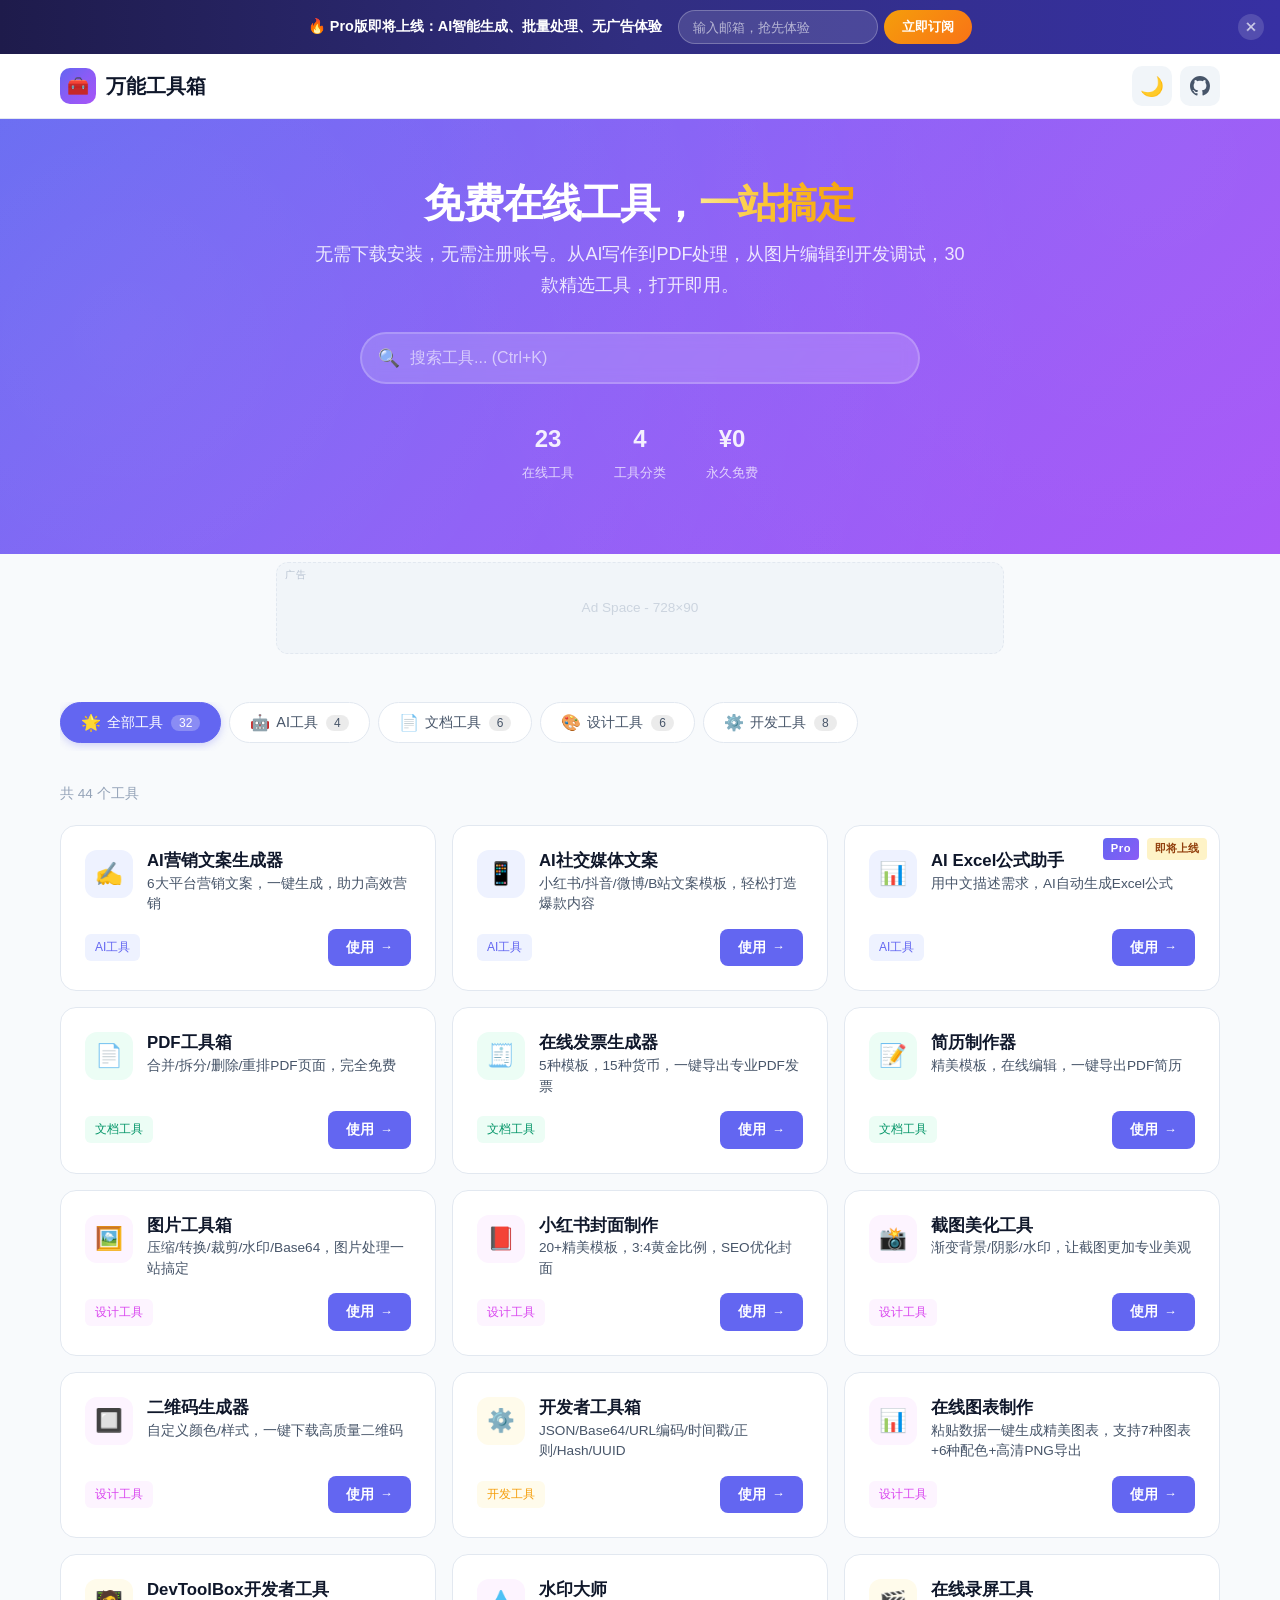
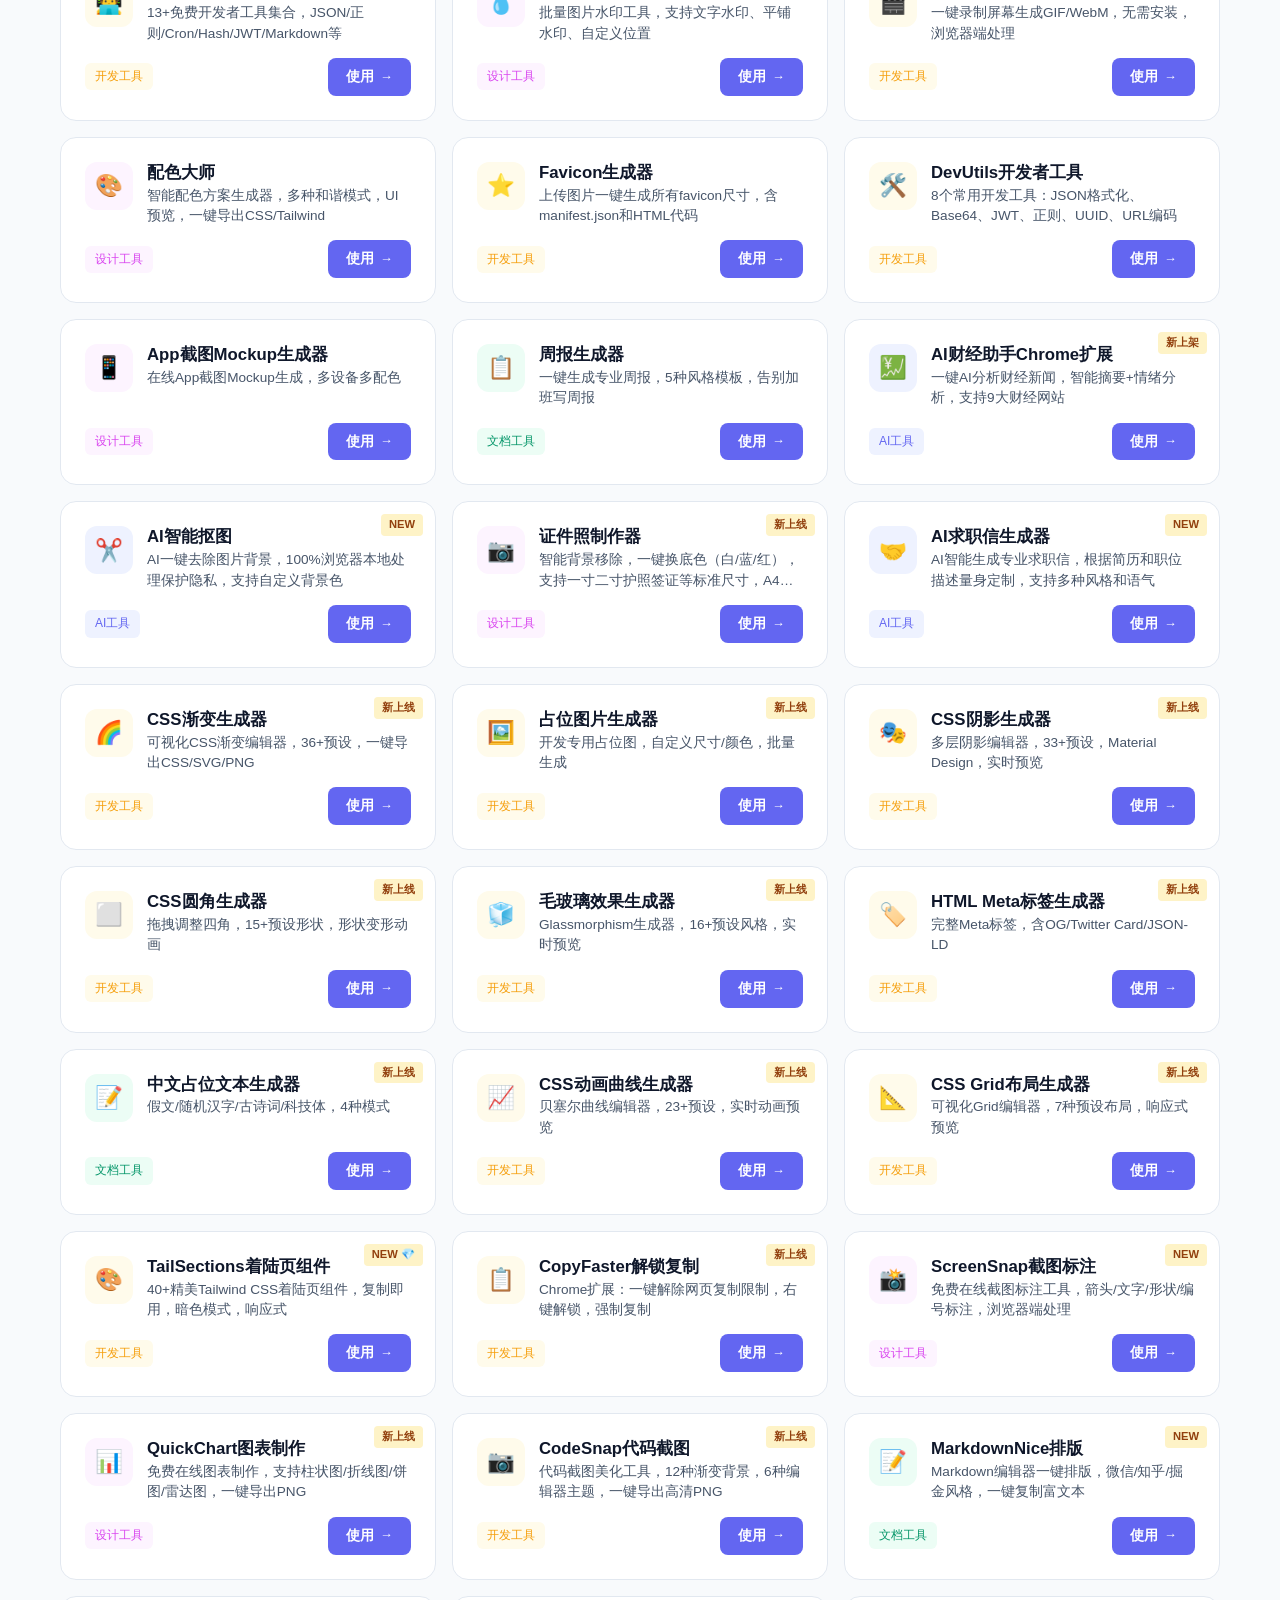
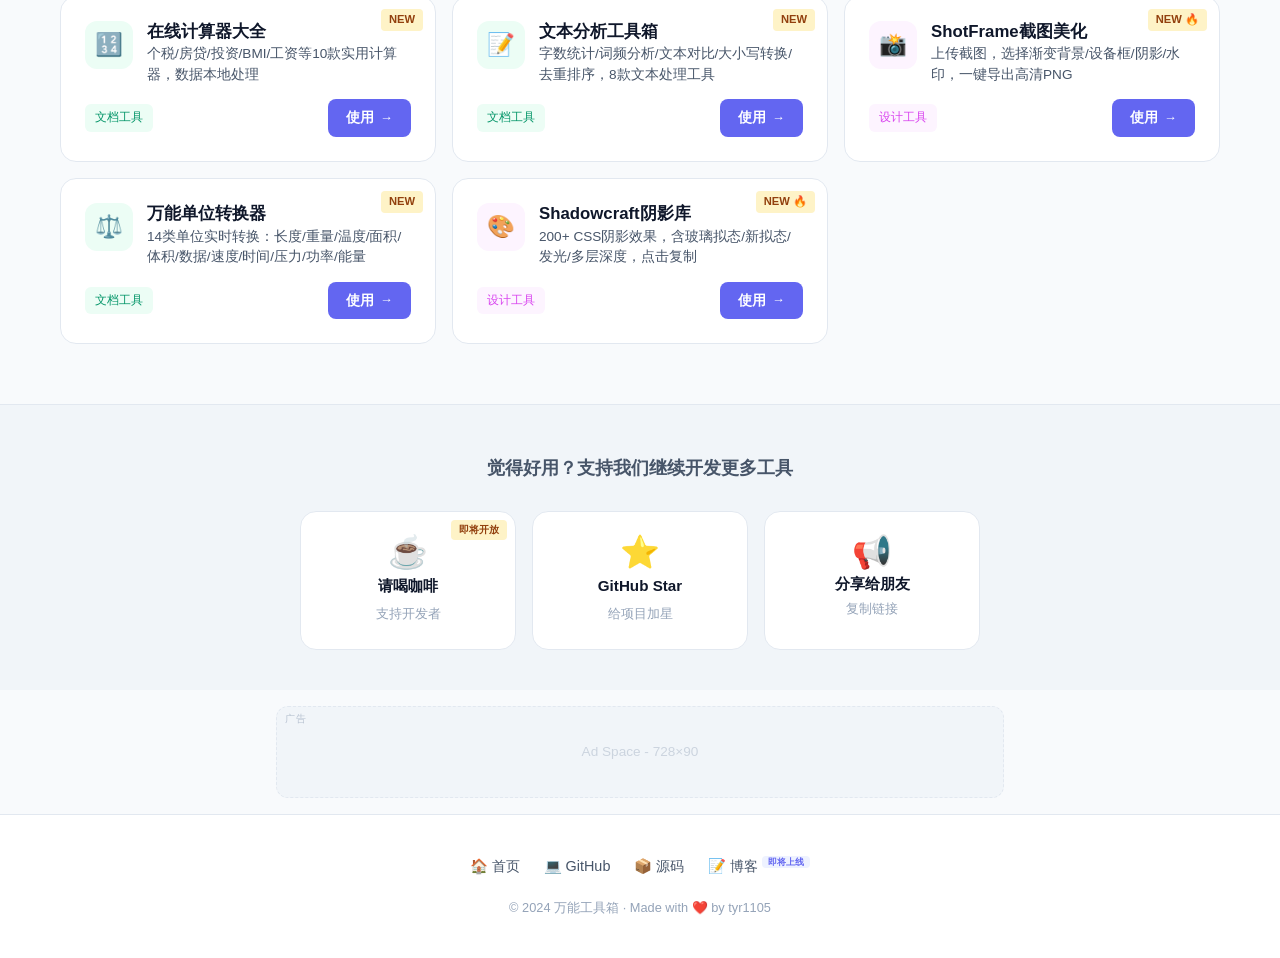
<file: index.html>
<!DOCTYPE html>
<html lang="zh-CN" data-theme="light">
<head>
<meta charset="UTF-8">
<meta name="viewport" content="width=device-width, initial-scale=1.0">
<meta http-equiv="X-UA-Compatible" content="IE=edge">

<!-- SEO Meta Tags -->
<title>万能工具箱 - 免费在线工具集合 | AI工具、PDF处理、图片编辑、开发者工具</title>
<meta name="description" content="万能工具箱汇集各类免费在线工具：AI文案生成、PDF处理、图片编辑压缩、发票生成、简历制作、开发者工具等，无需注册，即开即用。">
<meta name="keywords" content="在线工具,免费工具,AI工具,PDF工具,图片压缩,发票生成,简历制作,二维码生成,开发者工具,JSON格式化,万能工具箱">
<meta name="author" content="tyr1105">
<meta name="robots" content="index, follow, max-snippet:-1, max-image-preview:large">
<link rel="canonical" href="https://tyr1105.github.io/">
<link rel="alternate" hreflang="zh-CN" href="https://tyr1105.github.io/">
<link rel="alternate" hreflang="zh-TW" href="https://tyr1105.github.io/">
<link rel="alternate" hreflang="zh-HK" href="https://tyr1105.github.io/">
<link rel="alternate" hreflang="en" href="https://tyr1105.github.io/">
<link rel="alternate" hreflang="x-default" href="https://tyr1105.github.io/">

<!-- Open Graph -->
<meta property="og:type" content="website">
<meta property="og:title" content="万能工具箱 - 免费在线工具集合">
<meta property="og:description" content="汇集30+个免费在线工具：AI文案生成、PDF处理、图片编辑、录屏工具、配色工具、开发者工具等，无需注册，即开即用。">
<meta property="og:url" content="https://tyr1105.github.io/">
<meta property="og:site_name" content="万能工具箱">
<meta property="og:locale" content="zh_CN">
<meta property="og:image" content="https://tyr1105.github.io/og-image.png">
<meta property="og:image:width" content="1200">
<meta property="og:image:height" content="630">
<meta property="og:image:alt" content="万能工具箱 - 免费在线工具集合，包含AI营销文案、PDF处理、图片压缩、发票生成等19+款工具">

<!-- Twitter Card -->
<meta name="twitter:card" content="summary_large_image">
<meta name="twitter:title" content="万能工具箱 - 免费在线工具集合">
<meta name="twitter:description" content="汇集30+个免费在线工具：AI文案生成、PDF处理、图片编辑、录屏工具、配色工具、开发者工具等。">
<meta name="twitter:image" content="https://tyr1105.github.io/og-image.png">
<meta name="twitter:image:alt" content="万能工具箱 - 免费在线工具集合预览图">

<!-- Favicon -->
<link rel="icon" href="data:image/svg+xml,<svg xmlns='http://www.w3.org/2000/svg' viewBox='0 0 100 100'><text y='.9em' font-size='90'>🧰</text></svg>">

<!-- Stylesheet -->
<link rel="stylesheet" href="style.css">

<!-- Structured Data -->
<script type="application/ld+json">
{
"@context": "https://schema.org",
"@type": "WebSite",
"name": "万能工具箱",
"alternateName": "Wanneng Toolbox",
"url": "https://tyr1105.github.io/",
"description": "免费在线工具集合，汇集AI工具、文档处理、图片编辑、开发者工具等。",
"inLanguage": "zh-CN",
"creator": {
"@type": "Person",
"name": "tyr1105"
},
"potentialAction": {
"@type": "SearchAction",
"target": "https://tyr1105.github.io/?q={search_term_string}",
"query-input": "required name=search_term_string"
}
}
</script>
<script type="application/ld+json">
{
"@context": "https://schema.org",
"@type": "ItemList",
"name": "在线工具列表",
"itemListElement": [
{"@type": "ListItem", "position": 1, "name": "AI营销文案生成器", "url": "https://tyr1105.github.io/ai-tools-box/"},
{"@type": "ListItem", "position": 2, "name": "AI社交媒体文案", "url": "https://tyr1105.github.io/writeboom/"},
{"@type": "ListItem", "position": 3, "name": "AI Excel公式助手", "url": "https://github.com/tyr1105/formula-ai"},
{"@type": "ListItem", "position": 4, "name": "PDF工具箱", "url": "https://tyr1105.github.io/pdfkit/"},
{"@type": "ListItem", "position": 5, "name": "在线发票生成器", "url": "https://tyr1105.github.io/quickbill/"},
{"@type": "ListItem", "position": 6, "name": "简历制作器", "url": "https://tyr1105.github.io/resumecraft/"},
{"@type": "ListItem", "position": 7, "name": "图片工具箱", "url": "https://tyr1105.github.io/pictool/"},
{"@type": "ListItem", "position": 8, "name": "小红书封面制作", "url": "https://tyr1105.github.io/redcover/"},
{"@type": "ListItem", "position": 9, "name": "截图美化工具", "url": "https://tyr1105.github.io/shotpro/"},
{"@type": "ListItem", "position": 10, "name": "二维码生成器", "url": "https://tyr1105.github.io/qrgen/"},
{"@type": "ListItem", "position": 11, "name": "水印大师", "url": "https://tyr1105.github.io/watermark-pro/"},
{"@type": "ListItem", "position": 12, "name": "开发者工具箱", "url": "https://tyr1105.github.io/devkit-tools/"},
{"@type": "ListItem", "position": 13, "name": "在线图表制作", "url": "https://tyr1105.github.io/chartsnap/"},
{"@type": "ListItem", "position": 14, "name": "DevToolBox开发者工具", "url": "https://tyr1105.github.io/devtoolbox/"},
{"@type": "ListItem", "position": 15, "name": "在线录屏工具", "url": "https://tyr1105.github.io/recsnap/"},
{"@type": "ListItem", "position": 16, "name": "配色大师", "url": "https://tyr1105.github.io/colorpilot/"}
,{"@type": "ListItem", "position": 17, "name": "Favicon生成器", "url": "https://tyr1105.github.io/favicon-gen/"}
,{"@type": "ListItem", "position": 18, "name": "DevUtils开发者工具", "url": "https://tyr1105.github.io/devutils/"}
,{"@type": "ListItem", "position": 19, "name": "App截图Mockup生成器", "url": "https://tyr1105.github.io/shotpro-app/"}
      ,{"@type": "ListItem", "position": 20, "name": "AI求职信生成器", "url": "https://tyr1105.github.io/covercraft/"}
      ,{"@type": "ListItem", "position": 21, "name": "AI智能抠图", "url": "https://tyr1105.github.io/bg-remove/"}
]
}
</script>

<!-- Analytics will be configured after GA setup -->
</head>
<body>

<!-- ========== Pro Banner ========== -->
<div class="pro-banner" id="pro-banner">
<div class="pro-banner-inner">
<span class="pro-banner-text">🔥 Pro版即将上线：AI智能生成、批量处理、无广告体验</span>
<form class="pro-banner-form" id="pro-email-form" onsubmit="return false;">
<input type="email" class="pro-banner-input" placeholder="输入邮箱，抢先体验" aria-label="邮箱地址">
<button type="submit" class="pro-banner-btn">立即订阅</button>
</form>
<button class="pro-banner-close" id="pro-banner-close" aria-label="关闭">✕</button>
</div>
</div>

<!-- ========== Header ========== -->
<header class="header">
<div class="container header-inner">
<a href="/" class="logo">
<div class="logo-icon">🧰</div>
<span>万能工具箱</span>
</a>
<div class="header-actions">
<button class="theme-toggle" id="theme-toggle" aria-label="切换暗色模式">🌙</button>
<a href="https://github.com/tyr1105" target="_blank" rel="noopener noreferrer" class="github-link" aria-label="GitHub">
<svg width="20" height="20" viewBox="0 0 24 24" fill="currentColor"><path d="M12 0C5.37 0 0 5.37 0 12c0 5.31 3.435 9.795 8.205 11.385.6.105.825-.255.825-.57 0-.285-.015-1.23-.015-2.235-3.015.555-3.795-.735-4.035-1.41-.135-.345-.72-1.41-1.23-1.695-.42-.225-1.02-.78-.015-.795.945-.015 1.62.87 1.845 1.23 1.08 1.815 2.805 1.305 3.495.99.105-.78.42-1.305.765-1.605-2.67-.3-5.46-1.335-5.46-5.925 0-1.305.465-2.385 1.23-3.225-.12-.3-.54-1.53.12-3.18 0 0 1.005-.315 3.3 1.23.96-.27 1.98-.405 3-.405s2.04.135 3 .405c2.295-1.56 3.3-1.23 3.3-1.23.66 1.65.24 2.88.12 3.18.765.84 1.23 1.905 1.23 3.225 0 4.605-2.805 5.625-5.475 5.925.435.375.81 1.095.81 2.22 0 1.605-.015 2.895-.015 3.3 0 .315.225.69.825.57A12.02 12.02 0 0024 12c0-6.63-5.37-12-12-12z"/></svg>
</a>
</div>
</div>
</header>

<!-- ========== Hero ========== -->
<section class="hero">
<div class="hero-content">
<h1>免费在线工具，<span class="gradient-text">一站搞定</span></h1>
<p>无需下载安装，无需注册账号。从AI写作到PDF处理，从图片编辑到开发调试，30款精选工具，打开即用。</p>
<div class="search-wrapper">
<span class="search-icon">🔍</span>
<input type="text" id="search-input" class="search-input" placeholder="搜索工具... (Ctrl+K)" autocomplete="off">
</div>
<div class="stats">
<div class="stat-item">
<span class="stat-number">23</span>
<span class="stat-label">在线工具</span>
</div>
<div class="stat-item">
<span class="stat-number">4</span>
<span class="stat-label">工具分类</span>
</div>
<div class="stat-item">
<span class="stat-number">¥0</span>
<span class="stat-label">永久免费</span>
</div>
</div>
</div>
</section>

<!-- ========== Ad Banner (Hero - Grid) ========== -->
<!-- Google AdSense - Replace with actual ad code after account setup -->
<div class="ad-banner ad-banner-mid">
<div class="container">
<div class="ad-slot" aria-label="广告位">
<span class="ad-label">广告</span>
<div class="ad-placeholder">
<span>Ad Space - 728×90</span>
</div>
</div>
</div>
</div>

<!-- ========== Category Tabs ========== -->
<nav class="categories">
<div class="container">
<div class="categories-inner">
<button class="cat-btn active" data-category="all">
<span class="cat-emoji">🌟</span> 全部工具 <span class="cat-count">32</span>
</button>
<button class="cat-btn" data-category="ai">
<span class="cat-emoji">🤖</span> AI工具 <span class="cat-count">4</span>
</button>
<button class="cat-btn" data-category="doc">
<span class="cat-emoji">📄</span> 文档工具 <span class="cat-count">6</span>
</button>
<button class="cat-btn" data-category="design">
<span class="cat-emoji">🎨</span> 设计工具 <span class="cat-count">6</span>
</button>
<button class="cat-btn" data-category="dev">
<span class="cat-emoji">⚙️</span> 开发工具 <span class="cat-count">8</span>
</button>
</div>
</div>
</nav>

<!-- ========== Tools Grid ========== -->
<main class="tools-section">
<div class="container">
<div class="section-header">
<span class="tools-count" id="tools-count">共 24 个工具</span>
</div>
<div class="tools-grid" id="tools-grid">
<!-- Dynamically rendered by JS -->
</div>
</div>
</main>

<!-- ========== 支持我们 Section ========== -->
<section class="support-section">
<div class="container">
<h2 class="support-title">觉得好用？支持我们继续开发更多工具</h2>
<div class="support-cards">
<a href="#" class="support-card" onclick="return false;">
<span class="support-card-icon">☕</span>
<span class="support-card-name">请喝咖啡</span>
<span class="support-card-desc">支持开发者</span>
<span class="support-card-badge coming-soon-badge">即将开放</span>
</a>
<a href="https://github.com/tyr1105/tyr1105.github.io" target="_blank" rel="noopener noreferrer" class="support-card">
<span class="support-card-icon">⭐</span>
<span class="support-card-name">GitHub Star</span>
<span class="support-card-desc">给项目加星</span>
</a>
<button class="support-card" id="share-btn" onclick="navigator.clipboard.writeText(window.location.href).then(function(){var t=document.getElementById('share-btn');var o=t.querySelector('.support-card-desc');var orig=o.textContent;o.textContent='✅ 已复制!';setTimeout(function(){o.textContent=orig;},2000);});">
<span class="support-card-icon">📢</span>
<span class="support-card-name">分享给朋友</span>
<span class="support-card-desc">复制链接</span>
</button>
</div>
</div>
</section>

<!-- ========== Ad Banner (Footer) ========== -->
<!-- Google AdSense - Replace with actual ad code after account setup -->
<div class="ad-banner ad-banner-footer">
<div class="container">
<div class="ad-slot" aria-label="广告位">
<span class="ad-label">广告</span>
<div class="ad-placeholder">
<span>Ad Space - 728×90</span>
</div>
</div>
</div>
</div>

<!-- ========== Footer ========== -->
<footer class="footer">
<div class="container footer-inner">
<div class="footer-links">
<a href="/">🏠 首页</a>
<a href="https://github.com/tyr1105" target="_blank" rel="noopener noreferrer">💻 GitHub</a>
<a href="https://github.com/tyr1105/tyr1105.github.io" target="_blank" rel="noopener noreferrer">📦 源码</a>
<a href="/blog/" class="footer-blog-link">📝 博客</a>
</div>
<p class="footer-copy">
© 2024 万能工具箱 · Made with <span class="footer-heart">❤️</span> by tyr1105
</p>
</div>
</footer>

<!-- ========== Back to Top ========== -->
<button class="back-to-top" id="back-to-top" aria-label="回到顶部">↑</button>

<!-- Scripts -->
<script src="script.js"></script>
</body>
</html>
</file>
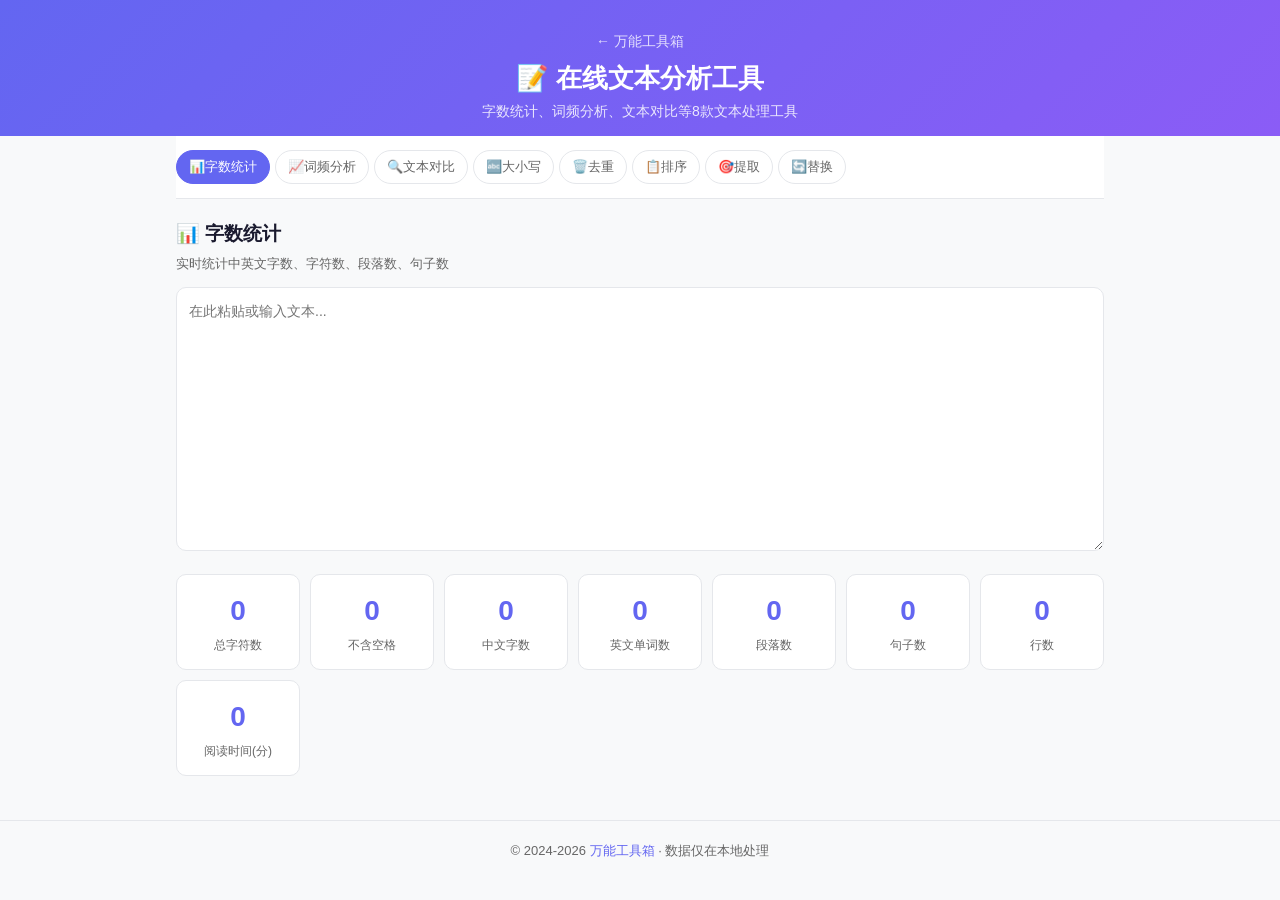
<file: text-tools/index.html>
<!DOCTYPE html>
<html lang="zh-CN">
<head>
<meta charset="UTF-8">
<meta name="viewport" content="width=device-width, initial-scale=1.0">
<title>在线文本分析工具 - 字数统计、词频分析、文本对比、大小写转换 | 免费好用</title>
<meta name="description" content="免费在线文本工具：字数统计、中英文字数、词频分析、文本对比Diff、大小写转换、去重、排序。无需注册，数据本地处理。">
<meta name="keywords" content="字数统计,词频分析,文本对比,字数计算,在线工具,文本处理,大小写转换,去重,排序">
<meta name="robots" content="index, follow">
<link rel="canonical" href="https://tyr1105.github.io/text-tools/">
<meta property="og:title" content="在线文本分析工具 - 免费好用">
<meta property="og:description" content="字数统计、词频分析、文本对比等8款文本工具，免费使用">
<link rel="stylesheet" href="style.css">
<script type="application/ld+json">
{"@context":"https://schema.org","@type":"WebApplication","name":"在线文本分析工具","url":"https://tyr1105.github.io/text-tools/","description":"免费在线文本工具：字数统计、词频分析、文本对比等","applicationCategory":"UtilityApplication","operatingSystem":"All","offers":{"@type":"Offer","price":"0","priceCurrency":"CNY"}}
</script>
</head>
<body>
<header class="header">
  <div class="container">
    <a href="https://tyr1105.github.io/" class="back">← 万能工具箱</a>
    <h1>📝 在线文本分析工具</h1>
    <p>字数统计、词频分析、文本对比等8款文本处理工具</p>
  </div>
</header>

<main class="container">
<nav class="tabs">
  <button class="tab active" data-t="counter">📊字数统计</button>
  <button class="tab" data-t="freq">📈词频分析</button>
  <button class="tab" data-t="diff">🔍文本对比</button>
  <button class="tab" data-t="case">🔤大小写</button>
  <button class="tab" data-t="dedup">🗑️去重</button>
  <button class="tab" data-t="sort">📋排序</button>
  <button class="tab" data-t="extract">🎯提取</button>
  <button class="tab" data-t="replace">🔄替换</button>
</nav>

<!-- 字数统计 -->
<section id="p-counter" class="panel active">
  <h2>📊 字数统计</h2>
  <p class="desc">实时统计中英文字数、字符数、段落数、句子数</p>
  <textarea id="wc-text" rows="10" placeholder="在此粘贴或输入文本..." oninput="countWords()"></textarea>
  <div id="wc-result" class="stats-grid">
    <div class="stat-card"><div class="stat-num" id="wc-chars">0</div><div class="stat-label">总字符数</div></div>
    <div class="stat-card"><div class="stat-num" id="wc-nospace">0</div><div class="stat-label">不含空格</div></div>
    <div class="stat-card"><div class="stat-num" id="wc-cn">0</div><div class="stat-label">中文字数</div></div>
    <div class="stat-card"><div class="stat-num" id="wc-en">0</div><div class="stat-label">英文单词数</div></div>
    <div class="stat-card"><div class="stat-num" id="wc-paras">0</div><div class="stat-label">段落数</div></div>
    <div class="stat-card"><div class="stat-num" id="wc-sentences">0</div><div class="stat-label">句子数</div></div>
    <div class="stat-card"><div class="stat-num" id="wc-lines">0</div><div class="stat-label">行数</div></div>
    <div class="stat-card"><div class="stat-num" id="wc-time">0</div><div class="stat-label">阅读时间(分)</div></div>
  </div>
</section>

<!-- 词频分析 -->
<section id="p-freq" class="panel">
  <h2>📈 词频分析</h2>
  <p class="desc">分析文本中词语出现频率，支持中文分词和英文单词</p>
  <textarea id="freq-text" rows="8" placeholder="在此粘贴文本进行词频分析..."></textarea>
  <div class="form-row">
    <label>最小词长：<input type="number" id="freq-min" value="2" min="1" max="10" style="width:60px"></label>
    <label>显示数量：<input type="number" id="freq-top" value="30" min="5" max="200" style="width:60px"></label>
    <button class="btn" onclick="analyzeFreq()">分析词频</button>
  </div>
  <div id="freq-result"></div>
</section>

<!-- 文本对比 -->
<section id="p-diff" class="panel">
  <h2>🔍 文本对比 (Diff)</h2>
  <p class="desc">对比两段文本的差异，高亮显示不同之处</p>
  <div class="diff-grid">
    <div><label>原文</label><textarea id="diff-a" rows="10" placeholder="粘贴原文..."></textarea></div>
    <div><label>修改后</label><textarea id="diff-b" rows="10" placeholder="粘贴修改后的文本..."></textarea></div>
  </div>
  <button class="btn" onclick="textDiff()">对比差异</button>
  <div id="diff-result"></div>
</section>

<!-- 大小写转换 -->
<section id="p-case" class="panel">
  <h2>🔤 大小写转换</h2>
  <p class="desc">一键转换英文大小写、驼峰命名、下划线命名等</p>
  <textarea id="case-text" rows="6" placeholder="输入英文文本..."></textarea>
  <div class="btn-row">
    <button class="btn" onclick="convertCase('upper')">全部大写</button>
    <button class="btn" onclick="convertCase('lower')">全部小写</button>
    <button class="btn" onclick="convertCase('title')">首字母大写</button>
    <button class="btn" onclick="convertCase('sentence')">句首大写</button>
    <button class="btn" onclick="convertCase('camel')">驼峰命名</button>
    <button class="btn" onclick="convertCase('snake')">下划线命名</button>
    <button class="btn" onclick="convertCase('kebab')">连字符命名</button>
    <button class="btn" onclick="convertCase('toggle')">大小写互换</button>
  </div>
  <textarea id="case-out" rows="6" readonly placeholder="转换结果..."></textarea>
  <button class="btn" onclick="navigator.clipboard.writeText(document.getElementById('case-out').value)">复制结果</button>
</section>

<!-- 去重 -->
<section id="p-dedup" class="panel">
  <h2>🗑️ 文本去重</h2>
  <p class="desc">按行去重，支持多种去重模式</p>
  <textarea id="dedup-text" rows="10" placeholder="每行一个条目，自动去除重复行..."></textarea>
  <div class="btn-row">
    <button class="btn" onclick="dedup('exact')">精确去重</button>
    <button class="btn" onclick="dedup('trim')">去除空格后去重</button>
    <button class="btn" onclick="dedup('case')">忽略大小写去重</button>
  </div>
  <textarea id="dedup-out" rows="6" readonly></textarea>
  <div id="dedup-stats" class="stats-inline"></div>
</section>

<!-- 排序 -->
<section id="p-sort" class="panel">
  <h2>📋 文本排序</h2>
  <p class="desc">按行排序文本内容</p>
  <textarea id="sort-text" rows="10" placeholder="每行一个条目..."></textarea>
  <div class="btn-row">
    <button class="btn" onclick="sortLines('az')">A→Z 排序</button>
    <button class="btn" onclick="sortLines('za')">Z→A 排序</button>
    <button class="btn" onclick="sortLines('len')">按长度排序</button>
    <button class="btn" onclick="sortLines('num')">按数字排序</button>
    <button class="btn" onclick="sortLines('rand')">随机打乱</button>
    <button class="btn" onclick="sortLines('rev')">反转顺序</button>
  </div>
  <textarea id="sort-out" rows="6" readonly></textarea>
</section>

<!-- 提取 -->
<section id="p-extract" class="panel">
  <h2>🎯 文本提取</h2>
  <p class="desc">从文本中提取特定内容：邮箱、URL、手机号、数字等</p>
  <textarea id="ext-text" rows="8" placeholder="粘贴包含邮箱/URL/手机号的文本..."></textarea>
  <div class="btn-row">
    <button class="btn" onclick="extract('email')">提取邮箱</button>
    <button class="btn" onclick="extract('url')">提取URL</button>
    <button class="btn" onclick="extract('phone')">提取手机号</button>
    <button class="btn" onclick="extract('number')">提取数字</button>
    <button class="btn" onclick="extract('ip')">提取IP地址</button>
    <button class="btn" onclick="extract('chinese')">提取中文</button>
  </div>
  <textarea id="ext-out" rows="6" readonly></textarea>
  <div id="ext-stats" class="stats-inline"></div>
</section>

<!-- 查找替换 -->
<section id="p-replace" class="panel">
  <h2>🔄 查找替换</h2>
  <p class="desc">支持正则表达式的批量查找替换</p>
  <textarea id="rep-text" rows="8" placeholder="输入原始文本..."></textarea>
  <div class="form-row">
    <input type="text" id="rep-find" placeholder="查找内容（支持正则）">
    <input type="text" id="rep-replace" placeholder="替换为">
    <label><input type="checkbox" id="rep-regex"> 正则</label>
    <label><input type="checkbox" id="rep-case"> 区分大小写</label>
    <button class="btn" onclick="findReplace()">替换</button>
  </div>
  <textarea id="rep-out" rows="6" readonly></textarea>
</section>
</main>

<footer class="footer"><p>© 2024-2026 <a href="https://tyr1105.github.io/">万能工具箱</a> · 数据仅在本地处理</p></footer>
<script src="app.js"></script>
</body>
</html>
</file>
<file: style.css>
/* ========== Reset & Base ========== */
*, *::before, *::after { box-sizing: border-box; margin: 0; padding: 0; }

:root {
  --bg-primary: #f8fafc;
  --bg-secondary: #ffffff;
  --bg-card: #ffffff;
  --bg-hero: linear-gradient(135deg, #6366f1 0%, #8b5cf6 50%, #a855f7 100%);
  --bg-input: #f1f5f9;
  --text-primary: #0f172a;
  --text-secondary: #475569;
  --text-muted: #94a3b8;
  --text-on-hero: #ffffff;
  --border-color: #e2e8f0;
  --shadow-sm: 0 1px 2px rgba(0,0,0,0.05);
  --shadow-md: 0 4px 6px -1px rgba(0,0,0,0.07), 0 2px 4px -2px rgba(0,0,0,0.05);
  --shadow-lg: 0 10px 15px -3px rgba(0,0,0,0.08), 0 4px 6px -4px rgba(0,0,0,0.05);
  --shadow-xl: 0 20px 25px -5px rgba(0,0,0,0.08), 0 8px 10px -6px rgba(0,0,0,0.04);
  --accent: #6366f1;
  --accent-hover: #4f46e5;
  --accent-light: #eef2ff;
  --radius: 12px;
  --radius-lg: 16px;
  --transition: 0.25s cubic-bezier(0.4, 0, 0.2, 1);
  --font-sans: -apple-system, BlinkMacSystemFont, "Segoe UI", "Noto Sans SC", "PingFang SC", "Hiragino Sans GB", "Microsoft YaHei", sans-serif;
  --max-width: 1200px;
  --cat-ai: #6366f1;
  --cat-doc: #059669;
  --cat-design: #d946ef;
  --cat-dev: #f59e0b;
}

[data-theme="dark"] {
  --bg-primary: #0f172a;
  --bg-secondary: #1e293b;
  --bg-card: #1e293b;
  --bg-hero: linear-gradient(135deg, #4338ca 0%, #6d28d9 50%, #7e22ce 100%);
  --bg-input: #334155;
  --text-primary: #f1f5f9;
  --text-secondary: #cbd5e1;
  --text-muted: #64748b;
  --border-color: #334155;
  --shadow-sm: 0 1px 2px rgba(0,0,0,0.3);
  --shadow-md: 0 4px 6px -1px rgba(0,0,0,0.4);
  --shadow-lg: 0 10px 15px -3px rgba(0,0,0,0.4);
  --shadow-xl: 0 20px 25px -5px rgba(0,0,0,0.5);
  --accent: #818cf8;
  --accent-hover: #6366f1;
  --accent-light: #1e1b4b;
}

html { scroll-behavior: smooth; }

body {
  font-family: var(--font-sans);
  background: var(--bg-primary);
  color: var(--text-primary);
  line-height: 1.6;
  transition: background var(--transition), color var(--transition);
  -webkit-font-smoothing: antialiased;
  -moz-osx-font-smoothing: grayscale;
}

a { text-decoration: none; color: inherit; }
button { cursor: pointer; border: none; background: none; font-family: inherit; }
img { max-width: 100%; display: block; }

.container {
  max-width: var(--max-width);
  margin: 0 auto;
  padding: 0 20px;
}

/* ========== Header ========== */
.header {
  position: sticky;
  top: 0;
  z-index: 100;
  background: var(--bg-secondary);
  border-bottom: 1px solid var(--border-color);
  backdrop-filter: blur(12px);
  -webkit-backdrop-filter: blur(12px);
  transition: background var(--transition), border-color var(--transition);
}

.header-inner {
  display: flex;
  align-items: center;
  justify-content: space-between;
  height: 64px;
}

.logo {
  display: flex;
  align-items: center;
  gap: 10px;
  font-size: 1.25rem;
  font-weight: 700;
  color: var(--text-primary);
  transition: color var(--transition);
}

.logo-icon {
  width: 36px;
  height: 36px;
  background: var(--bg-hero);
  border-radius: 10px;
  display: flex;
  align-items: center;
  justify-content: center;
  font-size: 1.1rem;
  color: #fff;
  flex-shrink: 0;
}

.header-actions {
  display: flex;
  align-items: center;
  gap: 8px;
}

.theme-toggle {
  width: 40px;
  height: 40px;
  border-radius: 10px;
  display: flex;
  align-items: center;
  justify-content: center;
  font-size: 1.2rem;
  color: var(--text-secondary);
  transition: all var(--transition);
  background: var(--bg-input);
}

.theme-toggle:hover {
  background: var(--accent-light);
  color: var(--accent);
}

.github-link {
  width: 40px;
  height: 40px;
  border-radius: 10px;
  display: flex;
  align-items: center;
  justify-content: center;
  font-size: 1.2rem;
  color: var(--text-secondary);
  transition: all var(--transition);
  background: var(--bg-input);
}

.github-link:hover {
  background: var(--accent-light);
  color: var(--accent);
}

/* ========== Hero ========== */
.hero {
  background: var(--bg-hero);
  padding: 60px 0 70px;
  text-align: center;
  position: relative;
  overflow: hidden;
}

.hero::before {
  content: '';
  position: absolute;
  top: -50%;
  left: -50%;
  width: 200%;
  height: 200%;
  background: radial-gradient(circle at 30% 50%, rgba(255,255,255,0.08) 0%, transparent 50%),
              radial-gradient(circle at 70% 30%, rgba(255,255,255,0.05) 0%, transparent 40%);
  animation: heroShimmer 15s ease-in-out infinite alternate;
}

@keyframes heroShimmer {
  0% { transform: translate(0, 0) rotate(0deg); }
  100% { transform: translate(-2%, -1%) rotate(1deg); }
}

.hero-content {
  position: relative;
  z-index: 1;
  max-width: 700px;
  margin: 0 auto;
  padding: 0 20px;
}

.hero h1 {
  font-size: 2.5rem;
  font-weight: 800;
  color: var(--text-on-hero);
  margin-bottom: 12px;
  letter-spacing: -0.02em;
  line-height: 1.2;
}

.hero h1 .gradient-text {
  background: linear-gradient(90deg, #fde68a, #fbbf24, #f59e0b);
  -webkit-background-clip: text;
  -webkit-text-fill-color: transparent;
  background-clip: text;
}

.hero p {
  font-size: 1.125rem;
  color: rgba(255,255,255,0.85);
  margin-bottom: 32px;
  line-height: 1.7;
}

/* ========== Search ========== */
.search-wrapper {
  max-width: 560px;
  margin: 0 auto;
  position: relative;
}

.search-icon {
  position: absolute;
  left: 18px;
  top: 50%;
  transform: translateY(-50%);
  font-size: 1.1rem;
  color: var(--text-muted);
  pointer-events: none;
  z-index: 1;
}

.search-input {
  width: 100%;
  height: 52px;
  border-radius: 26px;
  border: 2px solid rgba(255,255,255,0.2);
  background: rgba(255,255,255,0.15);
  backdrop-filter: blur(8px);
  -webkit-backdrop-filter: blur(8px);
  padding: 0 20px 0 48px;
  font-size: 1rem;
  color: #fff;
  font-family: var(--font-sans);
  transition: all var(--transition);
  outline: none;
}

.search-input::placeholder {
  color: rgba(255,255,255,0.6);
}

.search-input:focus {
  border-color: rgba(255,255,255,0.5);
  background: rgba(255,255,255,0.22);
  box-shadow: 0 0 0 4px rgba(255,255,255,0.1);
}

/* ========== Stats ========== */
.stats {
  display: flex;
  justify-content: center;
  gap: 40px;
  margin-top: 36px;
}

.stat-item {
  text-align: center;
  color: rgba(255,255,255,0.9);
}

.stat-number {
  font-size: 1.5rem;
  font-weight: 700;
  display: block;
}

.stat-label {
  font-size: 0.8rem;
  opacity: 0.8;
}

/* ========== Categories ========== */
.categories {
  padding: 32px 0 8px;
  position: sticky;
  top: 64px;
  z-index: 90;
  background: var(--bg-primary);
  transition: background var(--transition);
}

.categories-inner {
  display: flex;
  gap: 8px;
  overflow-x: auto;
  padding-bottom: 8px;
  scrollbar-width: none;
  -ms-overflow-style: none;
}

.categories-inner::-webkit-scrollbar { display: none; }

.cat-btn {
  padding: 10px 20px;
  border-radius: 25px;
  font-size: 0.9rem;
  font-weight: 500;
  white-space: nowrap;
  color: var(--text-secondary);
  background: var(--bg-card);
  border: 1px solid var(--border-color);
  transition: all var(--transition);
  display: flex;
  align-items: center;
  gap: 6px;
}

.cat-btn:hover {
  border-color: var(--accent);
  color: var(--accent);
  background: var(--accent-light);
}

.cat-btn.active {
  background: var(--accent);
  color: #fff;
  border-color: var(--accent);
  box-shadow: 0 2px 8px rgba(99,102,241,0.3);
}

.cat-btn .cat-emoji {
  font-size: 1rem;
}

.cat-count {
  font-size: 0.75rem;
  background: rgba(0,0,0,0.08);
  padding: 1px 8px;
  border-radius: 10px;
  margin-left: 2px;
}

.cat-btn.active .cat-count {
  background: rgba(255,255,255,0.25);
}

/* ========== Tools Grid ========== */
.tools-section {
  padding: 24px 0 60px;
}

.section-header {
  display: flex;
  align-items: center;
  justify-content: space-between;
  margin-bottom: 20px;
}

.tools-count {
  font-size: 0.85rem;
  color: var(--text-muted);
}

.tools-grid {
  display: grid;
  grid-template-columns: 1fr;
  gap: 16px;
}

@media (min-width: 640px) {
  .tools-grid { grid-template-columns: repeat(2, 1fr); }
}

@media (min-width: 960px) {
  .tools-grid { grid-template-columns: repeat(3, 1fr); }
}

/* ========== Tool Card ========== */
.tool-card {
  background: var(--bg-card);
  border: 1px solid var(--border-color);
  border-radius: var(--radius-lg);
  padding: 24px;
  transition: all var(--transition);
  display: flex;
  flex-direction: column;
  gap: 14px;
  position: relative;
  overflow: hidden;
}

.tool-card::before {
  content: '';
  position: absolute;
  top: 0;
  left: 0;
  right: 0;
  height: 3px;
  opacity: 0;
  transition: opacity var(--transition);
}

.tool-card[data-category="ai"]::before { background: var(--cat-ai); }
.tool-card[data-category="doc"]::before { background: var(--cat-doc); }
.tool-card[data-category="design"]::before { background: var(--cat-design); }
.tool-card[data-category="dev"]::before { background: var(--cat-dev); }

.tool-card:hover {
  transform: translateY(-4px);
  box-shadow: var(--shadow-xl);
  border-color: transparent;
}

.tool-card:hover::before {
  opacity: 1;
}

.tool-card-header {
  display: flex;
  align-items: flex-start;
  gap: 14px;
}

.tool-icon {
  width: 48px;
  height: 48px;
  border-radius: 12px;
  display: flex;
  align-items: center;
  justify-content: center;
  font-size: 1.4rem;
  flex-shrink: 0;
}

.tool-icon.ai { background: #eef2ff; }
.tool-icon.doc { background: #ecfdf5; }
.tool-icon.design { background: #fdf4ff; }
.tool-icon.dev { background: #fffbeb; }

[data-theme="dark"] .tool-icon.ai { background: #1e1b4b; }
[data-theme="dark"] .tool-icon.doc { background: #064e3b; }
[data-theme="dark"] .tool-icon.design { background: #3b0764; }
[data-theme="dark"] .tool-icon.dev { background: #451a03; }

.tool-info {
  flex: 1;
  min-width: 0;
}

.tool-name {
  font-size: 1.05rem;
  font-weight: 600;
  color: var(--text-primary);
  margin-bottom: 2px;
  line-height: 1.3;
}

.tool-desc {
  font-size: 0.85rem;
  color: var(--text-secondary);
  line-height: 1.5;
  display: -webkit-box;
  -webkit-line-clamp: 2;
  -webkit-box-orient: vertical;
  overflow: hidden;
}

.tool-card-footer {
  display: flex;
  align-items: center;
  justify-content: space-between;
  margin-top: auto;
}

.tool-tag {
  display: inline-flex;
  align-items: center;
  gap: 4px;
  padding: 4px 10px;
  border-radius: 6px;
  font-size: 0.75rem;
  font-weight: 500;
}

.tool-tag.ai { background: #eef2ff; color: var(--cat-ai); }
.tool-tag.doc { background: #ecfdf5; color: var(--cat-doc); }
.tool-tag.design { background: #fdf4ff; color: var(--cat-design); }
.tool-tag.dev { background: #fffbeb; color: var(--cat-dev); }

[data-theme="dark"] .tool-tag.ai { background: rgba(99,102,241,0.15); color: #a5b4fc; }
[data-theme="dark"] .tool-tag.doc { background: rgba(5,150,105,0.15); color: #6ee7b7; }
[data-theme="dark"] .tool-tag.design { background: rgba(217,70,239,0.15); color: #f0abfc; }
[data-theme="dark"] .tool-tag.dev { background: rgba(245,158,11,0.15); color: #fcd34d; }

.tool-btn {
  display: inline-flex;
  align-items: center;
  gap: 6px;
  padding: 8px 18px;
  border-radius: 8px;
  font-size: 0.85rem;
  font-weight: 600;
  color: #fff;
  background: var(--accent);
  transition: all var(--transition);
  text-decoration: none;
}

.tool-btn:hover {
  background: var(--accent-hover);
  transform: translateY(-1px);
  box-shadow: 0 4px 12px rgba(99,102,241,0.3);
}

.tool-btn .arrow {
  transition: transform var(--transition);
  font-size: 0.8rem;
}

.tool-btn:hover .arrow {
  transform: translateX(3px);
}

.tool-badge {
  position: absolute;
  top: 12px;
  right: 12px;
  padding: 2px 8px;
  border-radius: 4px;
  font-size: 0.7rem;
  font-weight: 600;
  background: #fef3c7;
  color: #92400e;
}

[data-theme="dark"] .tool-badge {
  background: rgba(245,158,11,0.2);
  color: #fcd34d;
}

/* ========== Empty State ========== */
.empty-state {
  text-align: center;
  padding: 60px 20px;
  color: var(--text-muted);
}

.empty-state .empty-icon {
  font-size: 3rem;
  margin-bottom: 16px;
  opacity: 0.5;
}

.empty-state h3 {
  font-size: 1.1rem;
  font-weight: 600;
  margin-bottom: 8px;
  color: var(--text-secondary);
}

.empty-state p {
  font-size: 0.9rem;
}

/* ========== Footer ========== */
.footer {
  background: var(--bg-secondary);
  border-top: 1px solid var(--border-color);
  padding: 40px 0;
  transition: background var(--transition), border-color var(--transition);
}

.footer-inner {
  display: flex;
  flex-direction: column;
  align-items: center;
  gap: 20px;
  text-align: center;
}

.footer-links {
  display: flex;
  gap: 24px;
  flex-wrap: wrap;
  justify-content: center;
}

.footer-links a {
  font-size: 0.9rem;
  color: var(--text-secondary);
  transition: color var(--transition);
}

.footer-links a:hover {
  color: var(--accent);
}

.footer-copy {
  font-size: 0.8rem;
  color: var(--text-muted);
}

.footer-heart {
  color: #ef4444;
}

/* ========== Back to Top ========== */
.back-to-top {
  position: fixed;
  bottom: 24px;
  right: 24px;
  width: 44px;
  height: 44px;
  border-radius: 50%;
  background: var(--accent);
  color: #fff;
  display: flex;
  align-items: center;
  justify-content: center;
  font-size: 1.2rem;
  box-shadow: var(--shadow-lg);
  transition: all var(--transition);
  opacity: 0;
  visibility: hidden;
  transform: translateY(10px);
  z-index: 90;
}

.back-to-top.visible {
  opacity: 1;
  visibility: visible;
  transform: translateY(0);
}

.back-to-top:hover {
  background: var(--accent-hover);
  transform: translateY(-2px);
}

/* ========== Responsive ========== */
@media (max-width: 480px) {
  .hero { padding: 40px 0 50px; }
  .hero h1 { font-size: 1.8rem; }
  .hero p { font-size: 0.95rem; }
  .stats { gap: 24px; }
  .stat-number { font-size: 1.25rem; }
  .tool-card { padding: 18px; }
  .tool-icon { width: 42px; height: 42px; font-size: 1.2rem; }
  .tool-name { font-size: 0.95rem; }
  .tool-btn { padding: 7px 14px; font-size: 0.8rem; }
}

/* ========== Animations ========== */
@keyframes fadeInUp {
  from { opacity: 0; transform: translateY(20px); }
  to { opacity: 1; transform: translateY(0); }
}

.tool-card {
  animation: fadeInUp 0.4s ease forwards;
  opacity: 0;
}

.tool-card:nth-child(1) { animation-delay: 0.02s; }
.tool-card:nth-child(2) { animation-delay: 0.06s; }
.tool-card:nth-child(3) { animation-delay: 0.10s; }
.tool-card:nth-child(4) { animation-delay: 0.14s; }
.tool-card:nth-child(5) { animation-delay: 0.18s; }
.tool-card:nth-child(6) { animation-delay: 0.22s; }
.tool-card:nth-child(7) { animation-delay: 0.26s; }
.tool-card:nth-child(8) { animation-delay: 0.30s; }
.tool-card:nth-child(9) { animation-delay: 0.34s; }
.tool-card:nth-child(10) { animation-delay: 0.38s; }
.tool-card:nth-child(11) { animation-delay: 0.42s; }

/* Hidden card */
.tool-card.hidden {
  display: none;
}

/* Loading skeleton effect */
.skeleton {
  background: linear-gradient(90deg, var(--bg-input) 25%, var(--bg-secondary) 50%, var(--bg-input) 75%);
  background-size: 200% 100%;
  animation: shimmer 1.5s infinite;
}

@keyframes shimmer {
  0% { background-position: -200% 0; }
  100% { background-position: 200% 0; }
}

/* ========== Pro Banner ========== */
.pro-banner {
  background: linear-gradient(90deg, #1e1b4b, #312e81, #3730a3);
  color: #fff;
  padding: 10px 0;
  position: relative;
  z-index: 110;
}

.pro-banner-inner {
  max-width: var(--max-width);
  margin: 0 auto;
  padding: 0 20px;
  display: flex;
  align-items: center;
  justify-content: center;
  gap: 16px;
  flex-wrap: wrap;
}

.pro-banner-text {
  font-size: 0.9rem;
  font-weight: 600;
  white-space: nowrap;
}

.pro-banner-form {
  display: flex;
  gap: 6px;
}

.pro-banner-input {
  height: 34px;
  border-radius: 17px;
  border: 1px solid rgba(255,255,255,0.25);
  background: rgba(255,255,255,0.12);
  padding: 0 14px;
  font-size: 0.82rem;
  color: #fff;
  outline: none;
  width: 200px;
  font-family: var(--font-sans);
  transition: all var(--transition);
}

.pro-banner-input::placeholder {
  color: rgba(255,255,255,0.6);
}

.pro-banner-input:focus {
  border-color: rgba(255,255,255,0.5);
  background: rgba(255,255,255,0.18);
}

.pro-banner-btn {
  height: 34px;
  border-radius: 17px;
  background: linear-gradient(135deg, #f59e0b, #f97316);
  color: #fff;
  padding: 0 18px;
  font-size: 0.82rem;
  font-weight: 600;
  border: none;
  cursor: pointer;
  white-space: nowrap;
  transition: all var(--transition);
  font-family: var(--font-sans);
}

.pro-banner-btn:hover {
  transform: scale(1.03);
  box-shadow: 0 2px 10px rgba(245,158,11,0.4);
}

.pro-banner-close {
  position: absolute;
  right: 16px;
  top: 50%;
  transform: translateY(-50%);
  background: rgba(255,255,255,0.15);
  color: rgba(255,255,255,0.7);
  border: none;
  cursor: pointer;
  font-size: 0.8rem;
  width: 26px;
  height: 26px;
  border-radius: 50%;
  display: flex;
  align-items: center;
  justify-content: center;
  transition: all var(--transition);
}

.pro-banner-close:hover {
  background: rgba(255,255,255,0.25);
  color: #fff;
}

@media (max-width: 640px) {
  .pro-banner-text { font-size: 0.8rem; }
  .pro-banner-input { width: 150px; font-size: 0.78rem; }
  .pro-banner-btn { padding: 0 12px; font-size: 0.78rem; }
}

/* ========== Pro Badge on Tool Card ========== */
.tool-pro-badge {
  position: absolute;
  top: 12px;
  right: 80px;
  padding: 2px 8px;
  border-radius: 4px;
  font-size: 0.7rem;
  font-weight: 700;
  background: linear-gradient(135deg, #6366f1, #8b5cf6);
  color: #fff;
  letter-spacing: 0.5px;
}

[data-theme="dark"] .tool-pro-badge {
  background: linear-gradient(135deg, #818cf8, #a78bfa);
}

/* ========== Ad Banners ========== */
.ad-banner {
  padding: 16px 0;
  background: transparent;
}

.ad-banner-mid {
  margin-top: -8px;
}

.ad-banner-footer {
  margin-bottom: 0;
}

.ad-slot {
  position: relative;
  max-width: 728px;
  margin: 0 auto;
  border-radius: var(--radius);
  overflow: hidden;
  border: 1px dashed var(--border-color);
  background: var(--bg-input);
  transition: all var(--transition);
}

.ad-label {
  position: absolute;
  top: 4px;
  left: 8px;
  font-size: 0.6rem;
  color: var(--text-muted);
  opacity: 0.6;
  text-transform: uppercase;
  letter-spacing: 1px;
}

.ad-placeholder {
  display: flex;
  align-items: center;
  justify-content: center;
  height: 90px;
  color: var(--text-muted);
  font-size: 0.85rem;
  opacity: 0.4;
}

@media (max-width: 768px) {
  .ad-slot { max-width: 100%; }
  .ad-placeholder { height: 60px; font-size: 0.75rem; }
}

/* ========== Support Section ========== */
.support-section {
  padding: 48px 0 40px;
  background: var(--bg-input);
  border-top: 1px solid var(--border-color);
  transition: background var(--transition), border-color var(--transition);
}

.support-title {
  text-align: center;
  font-size: 1.15rem;
  font-weight: 600;
  color: var(--text-secondary);
  margin-bottom: 28px;
}

.support-cards {
  display: grid;
  grid-template-columns: repeat(3, 1fr);
  gap: 16px;
  max-width: 680px;
  margin: 0 auto;
}

.support-card {
  display: flex;
  flex-direction: column;
  align-items: center;
  gap: 6px;
  padding: 24px 16px;
  background: var(--bg-card);
  border: 1px solid var(--border-color);
  border-radius: var(--radius-lg);
  text-decoration: none;
  cursor: pointer;
  transition: all var(--transition);
  position: relative;
  text-align: center;
  font-family: var(--font-sans);
  color: var(--text-primary);
}

.support-card:hover {
  transform: translateY(-3px);
  box-shadow: var(--shadow-md);
  border-color: var(--accent);
}

.support-card-icon {
  font-size: 2rem;
  line-height: 1;
}

.support-card-name {
  font-size: 0.95rem;
  font-weight: 600;
  color: var(--text-primary);
}

.support-card-desc {
  font-size: 0.8rem;
  color: var(--text-muted);
}

.support-card-badge {
  position: absolute;
  top: 8px;
  right: 8px;
  padding: 2px 8px;
  border-radius: 4px;
  font-size: 0.65rem;
  font-weight: 600;
}

.coming-soon-badge {
  background: #fef3c7;
  color: #92400e;
}

[data-theme="dark"] .coming-soon-badge {
  background: rgba(245,158,11,0.2);
  color: #fcd34d;
}

@media (max-width: 640px) {
  .support-cards { grid-template-columns: 1fr; max-width: 300px; }
  .support-card { padding: 18px 14px; flex-direction: row; gap: 12px; text-align: left; }
  .support-card-icon { font-size: 1.5rem; }
}

/* ========== Footer Blog Link ========== */
.footer-blog-link {
  position: relative;
}

.footer-blog-link::after {
  content: '即将上线';
  font-size: 0.55rem;
  background: var(--accent-light);
  color: var(--accent);
  padding: 1px 6px;
  border-radius: 4px;
  margin-left: 4px;
  vertical-align: super;
  font-weight: 600;
}
</file>
<file: text-tools/style.css>
*,*::before,*::after{box-sizing:border-box;margin:0;padding:0}
:root{--bg:#f8f9fa;--card:#fff;--text:#1a1a2e;--text2:#666;--primary:#6366f1;--success:#10b981;--danger:#ef4444;--warning:#f59e0b;--border:#e5e7eb;--radius:10px}
body{font-family:-apple-system,BlinkMacSystemFont,"Segoe UI","PingFang SC","Hiragino Sans GB","Microsoft YaHei",sans-serif;background:var(--bg);color:var(--text);line-height:1.6}
.container{max-width:960px;margin:0 auto;padding:0 16px}
a{color:var(--primary);text-decoration:none}
.header{text-align:center;padding:28px 16px 14px;background:linear-gradient(135deg,#6366f1,#8b5cf6);color:#fff}
.header .back{display:inline-block;color:rgba(255,255,255,.8);font-size:14px;margin-bottom:6px}
.header h1{font-size:26px;font-weight:800}
.header p{font-size:14px;opacity:.85}
.tabs{display:flex;flex-wrap:wrap;gap:5px;padding:14px 0;background:var(--card);border-bottom:1px solid var(--border);position:sticky;top:0;z-index:10}
.tab{padding:7px 12px;border:1px solid var(--border);border-radius:18px;background:var(--card);cursor:pointer;font-size:13px;color:var(--text2);transition:all .2s}
.tab:hover{border-color:var(--primary);color:var(--primary)}
.tab.active{background:var(--primary);color:#fff;border-color:var(--primary)}
.panel{display:none;padding:20px 0;animation:fadeIn .3s}
.panel.active{display:block}
.panel h2{font-size:19px;margin-bottom:4px}
.desc{font-size:13px;color:var(--text2);margin-bottom:12px}
textarea{width:100%;padding:12px;border:1px solid var(--border);border-radius:var(--radius);font-size:14px;font-family:inherit;resize:vertical;background:var(--card);transition:border .2s;line-height:1.7}
textarea:focus{outline:none;border-color:var(--primary);box-shadow:0 0 0 3px rgba(99,102,241,.1)}
.btn{display:inline-block;padding:8px 18px;background:var(--primary);color:#fff;border:none;border-radius:6px;font-size:14px;cursor:pointer;transition:background .2s}
.btn:hover{background:#4f46e5}
.btn-row{display:flex;flex-wrap:wrap;gap:8px;margin:10px 0}
.form-row{display:flex;flex-wrap:wrap;align-items:center;gap:8px;margin:10px 0}
.form-row input[type="text"]{flex:1;min-width:150px;padding:8px 10px;border:1px solid var(--border);border-radius:6px;font-size:14px}
.form-row input[type="number"]{padding:6px;border:1px solid var(--border);border-radius:4px}
.form-row label{display:flex;align-items:center;gap:4px;font-size:14px;white-space:nowrap}
.stats-grid{display:grid;grid-template-columns:repeat(auto-fit,minmax(120px,1fr));gap:10px;margin-top:16px}
.stat-card{background:var(--card);border:1px solid var(--border);border-radius:var(--radius);padding:14px;text-align:center;transition:transform .2s}
.stat-card:hover{transform:translateY(-2px);box-shadow:0 4px 12px rgba(0,0,0,.06)}
.stat-num{font-size:28px;font-weight:800;color:var(--primary)}
.stat-label{font-size:12px;color:var(--text2);margin-top:2px}
.diff-grid{display:grid;grid-template-columns:1fr 1fr;gap:12px}
.diff-grid textarea{height:200px}
.diff-add{background:#dcfce7;color:#166534;padding:2px 4px;border-radius:3px}
.diff-del{background:#fee2e2;color:#991b1b;padding:2px 4px;border-radius:3px;text-decoration:line-through}
.freq-bar{display:flex;align-items:center;gap:8px;margin:4px 0;font-size:14px}
.freq-bar .bar{height:22px;background:linear-gradient(90deg,var(--primary),var(--success));border-radius:4px;min-width:20px;display:flex;align-items:center;padding:0 8px;color:#fff;font-size:12px;font-weight:600}
.stats-inline{margin-top:8px;padding:8px 12px;background:var(--card);border-radius:var(--radius);font-size:14px;color:var(--text2)}
.footer{text-align:center;padding:20px 0;font-size:13px;color:var(--text2);border-top:1px solid var(--border);margin-top:24px}
@keyframes fadeIn{from{opacity:0;transform:translateY(6px)}to{opacity:1;transform:none}}
@media(max-width:640px){.diff-grid{grid-template-columns:1fr}.stats-grid{grid-template-columns:repeat(2,1fr)}}
</file>
